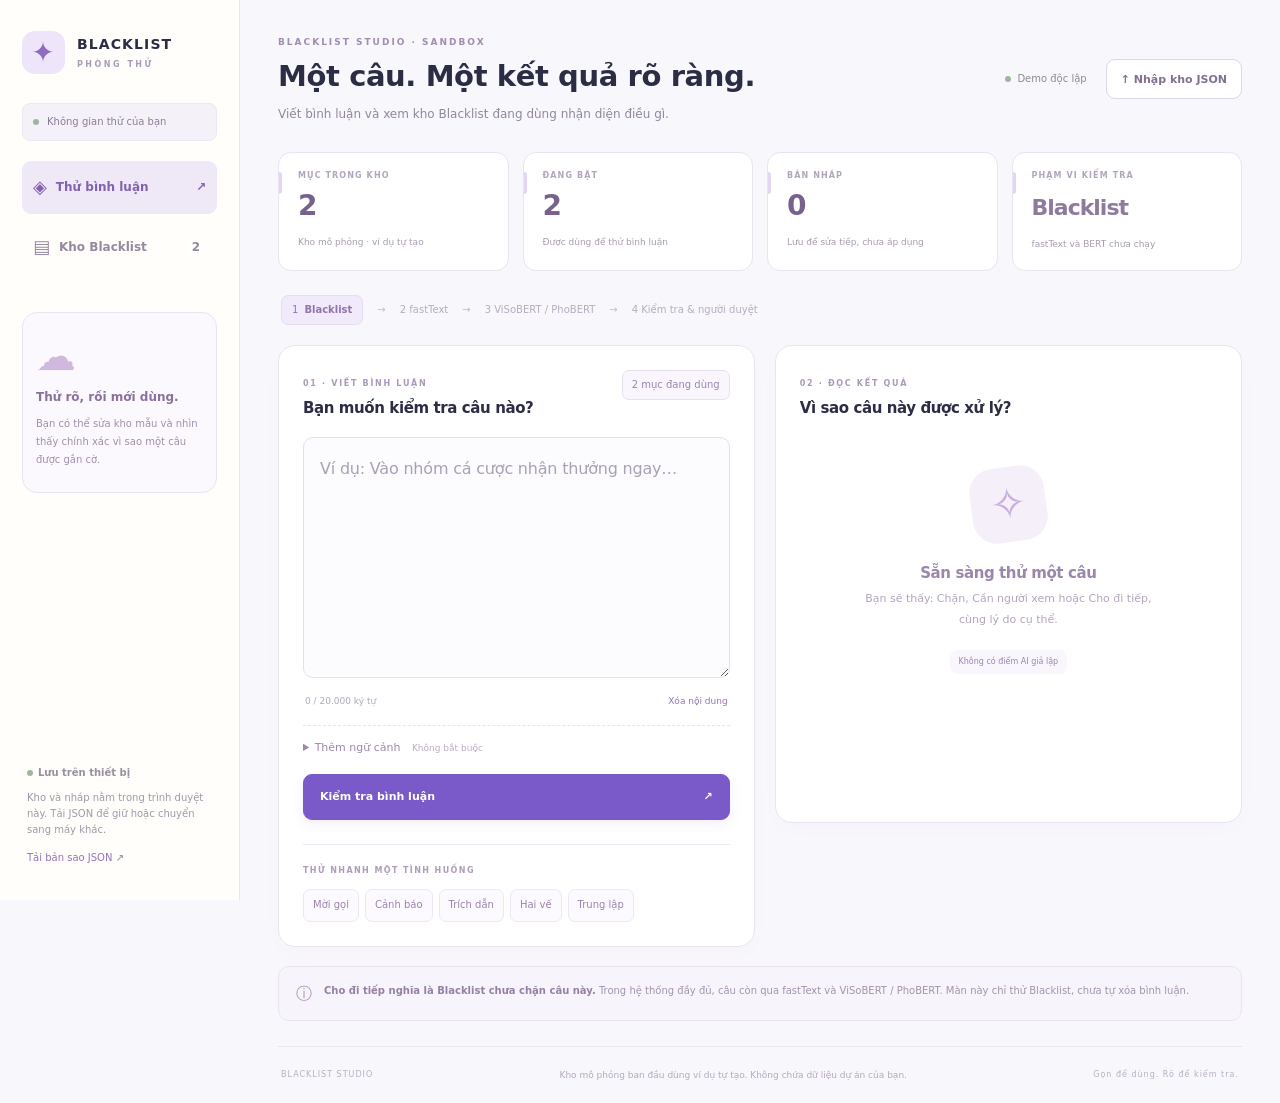
<file: static/sandbox/index.html>
<!doctype html><html lang="vi"><head><meta charset="utf-8"><meta name="viewport" content="width=device-width,initial-scale=1"><meta name="description" content="Phòng thử Blacklist: chọn từ cần bắt, thử các câu ví dụ và xem bình luận nào nên bị chặn."><meta name="color-scheme" content="light"><title>Phòng thử Blacklist</title><link rel="stylesheet" href="style.css"><link rel="stylesheet" href="phrase_marker.css"></head><body>
<div class="app-shell"><aside class="sidebar"><a class="brand" href="#demo"><span class="brand-icon" aria-hidden="true">✦</span><span>BLACKLIST<span class="brand-sub">PHÒNG THỬ</span></span></a><div class="workspace-badge"><i></i> Không gian thử của bạn</div><nav aria-label="Điều hướng"><button id="navDemo" class="nav active" type="button"><span aria-hidden="true">◈</span> Thử bình luận <span class="nav-arrow">↗</span></button><button id="navBank" class="nav" type="button"><span aria-hidden="true">▤</span> Kho Blacklist <span id="bankNavCount" class="nav-count">0</span></button></nav><div class="sidebar-note"><span class="mini-cloud" aria-hidden="true">☁</span><strong>Thử rõ, rồi mới dùng.</strong><p>Bạn có thể sửa kho mẫu và nhìn thấy chính xác vì sao một câu được gắn cờ.</p></div><div class="storage-note"><span class="dot"></span><strong>Lưu trên thiết bị</strong><p>Kho và nháp nằm trong trình duyệt này. Tải JSON để giữ hoặc chuyển sang máy khác.</p><button id="sidebarExport" class="text-button" type="button">Tải bản sao JSON ↗</button></div></aside>
<main><header class="page-header"><div><p class="eyebrow">BLACKLIST STUDIO · SANDBOX</p><h1 id="pageTitle">Một câu. Một kết quả rõ ràng.</h1><p id="pageDescription">Viết bình luận và xem kho Blacklist đang dùng nhận diện điều gì.</p></div><div class="header-actions"><span class="local-pill"><span class="dot"></span> Demo độc lập</span><button id="importOpen" class="button" type="button">↑ Nhập kho JSON</button><input id="importFile" type="file" accept=".json,application/json" hidden></div></header>
<div id="notice" role="status" aria-live="polite" hidden></div><section class="stats" aria-label="Tình trạng kho"><article><span>MỤC TRONG KHO</span><strong id="statTotal">0</strong><small id="originLabel">Kho mô phỏng</small></article><article><span>ĐANG BẬT</span><strong id="statLive">0</strong><small>Được dùng để thử bình luận</small></article><article><span>BẢN NHÁP</span><strong id="statDraft">0</strong><small>Lưu để sửa tiếp, chưa áp dụng</small></article><article class="scope-stat"><span>PHẠM VI KIỂM TRA</span><strong>Blacklist</strong><small>fastText và BERT chưa chạy</small></article></section>
<section id="demoView"><div class="pipeline" aria-label="Luồng kiểm duyệt"><span class="pipeline-current">1 <b>Blacklist</b></span><i>→</i><span>2 fastText</span><i>→</i><span>3 ViSoBERT / PhoBERT</span><i>→</i><span>4 Kiểm tra & người duyệt</span></div><div class="demo-grid"><section class="card compose-card"><div class="card-head"><div><span class="section-step">01 · VIẾT BÌNH LUẬN</span><h2>Bạn muốn kiểm tra câu nào?</h2></div><span class="small-pill" id="liveBadge">Kho đang dùng</span></div><form id="demoForm"><label for="demoText" class="sr-only">Nội dung bình luận</label><textarea id="demoText" rows="7" maxlength="20000" placeholder="Ví dụ: Vào nhóm cá cược nhận thưởng ngay…" required></textarea><div class="input-meta"><span id="demoCount">0 / 20.000 ký tự</span><button id="clearDemo" class="text-button" type="button">Xóa nội dung</button></div><details class="context-details"><summary>Thêm ngữ cảnh <span>Không bắt buộc</span></summary><label for="demoContext">Bình luận cha hoặc thông tin liên quan</label><textarea id="demoContext" rows="2" maxlength="20000" placeholder="Giúp kiểm tra các dấu hiệu cần xét thêm…"></textarea></details><button id="testDemo" class="primary full" type="submit"><span>Kiểm tra bình luận</span><span aria-hidden="true">↗</span></button></form><div class="sample-area"><p>THỬ NHANH MỘT TÌNH HUỐNG</p><div id="quickSamples" class="sample-buttons"></div></div></section><section class="card result-card" aria-labelledby="resultHeading"><div class="card-head"><div><span class="section-step">02 · ĐỌC KẾT QUẢ</span><h2 id="resultHeading">Vì sao câu này được xử lý?</h2></div><span id="resultTiming" class="hint"></span></div><div id="resultEmpty" class="result-empty"><div class="result-orbit" aria-hidden="true">✧</div><h3>Sẵn sàng thử một câu</h3><p>Bạn sẽ thấy: Chặn, Cần người xem hoặc Cho đi tiếp, cùng lý do cụ thể.</p><span class="small-pill">Không có điểm AI giả lập</span></div><div id="resultContent" hidden><div id="decisionPanel" class="decision-panel"><span id="decisionCode"></span><h3 id="decisionTitle"></h3><p id="decisionText"></p></div><p id="resultScope" class="scope-note"></p><div id="matchResults"></div><p id="noMatchDetail" class="hint" hidden></p></div></section></div><div class="explanation-strip"><span aria-hidden="true">ⓘ</span><p><strong>Cho đi tiếp nghĩa là Blacklist chưa chặn câu này.</strong> Trong hệ thống đầy đủ, câu còn qua fastText và ViSoBERT / PhoBERT. Màn này chỉ thử Blacklist, chưa tự xóa bình luận.</p></div></section>
<section id="bankView" hidden>
 <div class="bank-heading"><div><h2>Blacklist là các dấu hiệu để bắt những câu tương tự.</h2><p>Bạn chọn từ cần bắt, thử với vài câu, rồi bật mục đó vào kho.</p></div><div class="bank-actions"><button id="exportBank" class="button" type="button">↓ Tải kho JSON</button><button id="newItem" class="primary" type="button">＋ Tạo mục mới</button></div></div>
 <div class="how-it-works"><div><strong>Ví dụ: cùng nhắc “cá cược”, cách xử lý vẫn khác.</strong><p>Chọn <mark>cá cược</mark> + <mark>vào nhóm</mark>. Không đưa cả câu dài vào danh sách từ cần bắt.</p></div><div class="walkthrough-examples"><p><b class="block-label">Chặn</b> “Vào nhóm cá cược nhận thưởng.”</p><p><b class="review-label">Cần người xem</b> “Đừng tham gia nhóm cá cược.”</p><p><b class="continue-label">Cho đi tiếp</b> “Chúc mọi người một ngày vui vẻ.”</p></div><p class="hint">Câu cảnh báo được giữ cho người xem để tránh chặn nhầm. “Cho đi tiếp” chỉ nói về Blacklist; các tầng sau vẫn kiểm tra tiếp.</p></div>
 <div class="bank-grid"><section class="card bank-list-card"><div class="card-head"><h2>Các mục trong kho</h2><span id="bankListCount" class="small-pill"></span></div><label class="sr-only" for="bankFilter">Lọc trạng thái</label><select id="bankFilter"><option value="all">Tất cả mục</option><option value="live">Đang được dùng</option><option value="draft">Có bản nháp</option><option value="disabled">Đã tắt</option></select><div id="bankList" class="bank-list"></div><div class="seed-actions"><p>Muốn bắt đầu lại với dữ liệu tự tạo?</p><button id="resetSeed" class="text-button" type="button">Khôi phục kho mẫu ↶</button></div></section>
 <section class="card editor-card"><div class="card-head"><div><span class="section-step">TẠO HOẶC SỬA MỤC BLACKLIST</span><h2 id="editorTitle">Tạo mục Blacklist</h2></div><span id="editorVersion" class="small-pill">Bản nháp mới</span></div><p id="publishedNote" class="published-note" hidden></p><p id="editorRestore" class="draft-status" role="status"></p>
 <div class="starter-strip"><div><strong>Chưa biết viết gì?</strong><p>Điền mẫu, chọn màu rồi bấm từ đầu và từ cuối của đoạn: ① cá cược; ② vào nhóm; ③ đừng. Chọn câu đang mời gọi, cảnh báo hay kể lại.</p></div><button id="fillStarter" class="primary" type="button">Điền mẫu cờ bạc</button></div>
 <form id="itemForm">
 <h3 class="workflow-step"><span>1</span> Chọn nhóm và cách chặn</h3><p class="step-help">Dùng cụm ngắn có trong câu. Ví dụ: chủ đề “cá cược”, lời mời “vào nhóm”.</p>
 <div class="two"><label>Đặt tên để dễ tìm lại<input id="itemName" maxlength="200" required placeholder="Ví dụ: Mời vào nhóm cá cược"></label><label>Nhóm vi phạm<select id="itemCategory"></select></label></div>
 <details class="context-details"><summary>Xem / sửa các đoạn đang dùng làm điều kiện</summary><label>Tìm bằng cách nào?<select id="itemType"><option value="combined">Từ về chủ đề + lời mời / hành động</option><option value="phrase">Một cụm từ cụ thể</option><option value="domain">Địa chỉ trang web (tên miền)</option><option value="url">Một đường dẫn cụ thể</option></select></label>
 <div id="combinedFields"><div class="phrase-pickers"><label>Nói về gì?<textarea id="itemTopics" rows="2" placeholder="Mỗi cụm một dòng, ví dụ:&#10;cá cược&#10;cá độ"></textarea><small>Câu đang nói về việc gì?</small></label><label>Rủ làm gì?<textarea id="itemActions" rows="2" placeholder="Mỗi cụm một dòng, ví dụ:&#10;vào nhóm&#10;đăng ký nhận thưởng"></textarea><small>Câu đang rủ rê hay yêu cầu làm gì?</small></label></div><details class="context-details"><summary>Dán câu rồi bôi đen để chọn từ</summary><label>Câu bình luận nguồn<textarea id="selectionSource" rows="2" placeholder="Dán câu, bôi đen cụm ngắn rồi bấm một nút bên dưới…"></textarea></label><div class="selection-actions"><button id="addSelectedTopic" class="button small" type="button">＋ Chọn làm từ về chủ đề</button><button id="addSelectedAction" class="button small" type="button">＋ Chọn làm lời mời / hành động</button></div></details></div>
 <label id="patternField" hidden>Cụm từ hoặc địa chỉ cần tìm<input id="itemPattern" maxlength="2048" placeholder="Cụm từ / example.com / https://…"></label>
 <label class="pm-caution-summary">③ Từ tránh chặn nhầm · lấy từ dấu màu vàng<textarea id="itemCautions" rows="2" placeholder="Đánh dấu chữ trên câu bên dưới, rồi bấm Dùng các đoạn đã chọn."></textarea><small>Chuyển người xem nếu có dấu hiệu liên quan cùng những từ này; không tự cho qua.</small></label></details><div class="rule-summary"><span>MỤC NÀY SẼ TÌM NHƯ SAU</span><p id="ruleSummary"></p></div><h3 class="workflow-step"><span>2</span> Đánh dấu chữ để phân biệt các trường hợp</h3><p class="step-help">Mỗi ô là <strong>một bình luận hoàn chỉnh</strong>. Bạn chỉ cần dán câu và chọn Chặn, Cần người xem hoặc Cho đi tiếp. Đây là đáp án bạn mong muốn để so với kết quả hiện tại. Các câu ví dụ chỉ dùng để thử, không tự học hay tự đổi các từ bạn chọn.</p>
 <div class="examples-heading"><div><h3>Câu dùng để thử</h3><p>Cần ít nhất 1 câu muốn Chặn và 1 câu muốn Cho đi tiếp. Mẫu ở trên đã có sẵn.</p></div><button id="addExample" type="button" class="button small">＋ Thêm câu</button></div><label>Xem câu theo trường hợp<select id="exampleCaseFilter"><option value="all">Tất cả trường hợp</option><option value="invite">Mời gọi / quảng cáo</option><option value="sell">Mua bán / giao dịch</option><option value="attack">Đe dọa / công kích</option><option value="warning">Khuyên tránh / phản đối</option><option value="report">Kể lại / trích lời</option><option value="unclear">Nhiều ý / chưa rõ</option><option value="neutral">Không liên quan</option><option value="unspecified">Chưa phân trường hợp</option></select></label><div id="exampleRows"></div>
 <button id="checkExamples" class="button test-examples-button" type="button">Thử các câu mẫu</button><div id="exampleTestResults" class="example-test-results" hidden></div>
 <p class="hint">Thử vài câu giúp tìm lỗi. Hãy thêm câu từ dữ liệu thật và kiểm tra thêm trước khi dùng để kiểm duyệt thực tế.</p>
 <h3 class="workflow-step"><span>3</span> Lưu rồi bật vào kho</h3>
 <label>Khi bật mục này, bạn muốn hệ thống làm gì?<select id="itemMode"><option value="signal">Chỉ nhắc người duyệt, chưa đề xuất chặn</option><option value="block">Bật chặn khi rõ ràng</option></select></label><p class="step-help">Lưu nháp để sửa tiếp. Bật vào kho để các câu ở màn Thử bình luận bắt đầu dùng mục này.</p>
 <div class="form-actions"><button id="saveDraft" class="primary" type="submit">Lưu nháp</button><button id="publishItem" class="publish-button" type="button">Kiểm tra &amp; bật vào kho</button></div><div class="editor-secondary"><button id="previewItem" class="text-button" type="button">Thử riêng phần đang sửa ↗</button><button id="disableItem" class="text-button danger-text" type="button" hidden>Tạm tắt mục</button></div>
 </form></section></div></section><footer><span>BLACKLIST STUDIO</span><p>Kho mô phỏng ban đầu dùng ví dụ tự tạo. Không chứa dữ liệu dự án của bạn.</p><span>Gọn để dùng. Rõ để kiểm tra.</span></footer></main></div>
<dialog id="previewDialog"><div class="card-head"><div><span class="section-step">THỬ RIÊNG BẢN NHÁP</span><h2 id="previewTitle">Thử phần bạn đang sửa</h2></div><button id="closePreview" class="icon-button" type="button" aria-label="Đóng">×</button></div><p class="hint">Kết quả dùng phần bạn đang sửa. Kho đang bật chưa thay đổi.</p><form id="previewForm"><label>Bình luận thử<textarea id="previewText" rows="4" maxlength="20000" required></textarea></label><button class="primary full" type="submit">Thử câu này</button></form><div id="previewResult"></div></dialog>
<script src="phrase_marker.js"></script><script src="engine.js"></script><script src="app.js"></script></body></html>
</file>
<file: static/sandbox/style.css>
:root{font-family:Inter,ui-sans-serif,system-ui,-apple-system,BlinkMacSystemFont,"Segoe UI",sans-serif;color:#2b2d45;background:#f8f7fb;font-synthesis:none;color-scheme:light;--purple:#795ac8;--purple-dark:#6344af;--purple-soft:#efe9fb;--muted:#8c869c;--line:#e9e4f0;--green:#418268;--amber:#9e792e;--red:#a9566c}*{box-sizing:border-box}body{margin:0;font-size:14px;line-height:1.6}button,input,select,textarea{font:inherit}button,a,input,select,textarea{-webkit-tap-highlight-color:transparent}button,a{touch-action:manipulation}button{cursor:pointer;transition:background .18s,transform .18s,box-shadow .18s}button:disabled{cursor:default;opacity:.55}button:hover:not(:disabled){transform:translateY(-1px)}button:focus-visible,a:focus-visible,input:focus-visible,select:focus-visible,textarea:focus-visible,summary:focus-visible{outline:3px solid #bda7ed;outline-offset:3px}input,select,textarea{width:100%;border:1px solid #ddd6e8;background:#fff;color:#303048;border-radius:10px;padding:11px 13px;min-width:0}input,select{min-height:44px}textarea{resize:vertical;line-height:1.75}textarea::placeholder,input::placeholder{color:#aaa1b6}textarea:focus,input:focus,select:focus{border-color:#b49bdc;outline:none;box-shadow:0 0 0 3px #b49bdc20}label{font-size:12px;font-weight:600;display:block;margin:13px 0;color:#514a63}label input,label textarea,label select{margin-top:6px;font-weight:400}h1,h2,h3,p{margin-top:0}h1,h2,h3{line-height:1.35;letter-spacing:-.4px}h1{font-size:29px;font-weight:650;margin-bottom:8px}h2{font-size:17px;font-weight:650;margin-bottom:7px}h3{font-size:15px;font-weight:650;margin-bottom:6px}p{color:#7d758d}a{color:inherit;text-decoration:none}.app-shell{display:flex;min-height:100vh}.sidebar{width:240px;flex:0 0 240px;position:fixed;inset:0 auto 0 0;border-right:1px solid var(--line);background:#fffefa;padding:31px 22px;display:flex;flex-direction:column;z-index:20}.brand{display:flex;align-items:center;gap:12px;font-weight:750;letter-spacing:1.1px;font-size:14px;line-height:1.2}.brand-icon{display:grid;place-items:center;width:43px;height:43px;border-radius:13px;background:#eee5fa;color:#8e6cc1;font-size:28px}.brand-sub{display:block;font-size:8px;font-weight:550;letter-spacing:2.5px;color:#aa9cb8;margin-top:7px}.workspace-badge{display:flex;align-items:center;gap:8px;font-size:10px;background:#f5f1f8;color:#8b7b9a;border:1px solid #eee7f3;border-radius:8px;padding:10px;margin:29px 0 20px}.workspace-badge i,.dot{width:6px;height:6px;border-radius:50%;background:#9bb89a;display:inline-block;flex-shrink:0}.sidebar nav{display:grid;gap:7px}.nav{border:0;width:100%;display:flex;align-items:center;gap:9px;text-align:left;border-radius:9px;padding:12px 11px;color:#95899f;background:none;font-size:12px;font-weight:550}.nav>span:first-child{font-size:18px}.nav.active{background:#eee8f7;color:#8261ae}.nav-arrow,.nav-count{margin-left:auto;font-size:12px!important}.nav-count{padding:0 5px;border-radius:5px;background:#fff9;min-width:20px;text-align:center}.sidebar-note{padding:23px 13px;border:1px solid #ece3f2;background:#fcf9fe;border-radius:15px;margin-top:38px}.mini-cloud{font-size:40px;line-height:1;display:block;color:#d0b9df;margin-bottom:12px;animation:breathe 7s ease-in-out infinite}.sidebar-note strong{font-size:12px;color:#8a719d;display:block;margin-bottom:8px}.sidebar-note p{font-size:10px;line-height:1.8;color:#a08eac;margin:0}.storage-note{margin-top:auto;padding:28px 5px 0;font-size:10px;color:#99909f}.storage-note strong{margin-left:5px;font-size:10px;font-weight:600}.storage-note p{font-size:10px;margin:9px 0;color:#a198a8}.storage-note .text-button{font-size:10px}main{margin-left:240px;padding:35px 38px 20px;width:calc(100% - 240px);max-width:1700px}.page-header{display:flex;align-items:center;justify-content:space-between;gap:18px;margin-bottom:28px}.page-header>div:first-child>p:last-child{font-size:12px;color:#91879d;margin:0}.eyebrow{font-size:9px;font-weight:750;letter-spacing:2px;color:#a08db0;margin:0 0 8px}.header-actions{display:flex;align-items:center;gap:10px;flex-wrap:wrap;justify-content:flex-end}.local-pill,.small-pill{display:inline-flex;align-items:center;gap:6px;font-size:10px;padding:6px 9px;border:1px solid #e8dfef;border-radius:7px;color:#9c84ad;background:#faf6fe;white-space:nowrap}.local-pill{border:0;background:none;color:#8b8c8b}.button,.primary,.publish-button,.icon-button{display:inline-flex;align-items:center;justify-content:center;gap:8px;border:1px solid #ded6e9;border-radius:9px;min-height:40px;padding:9px 14px;font-weight:600;font-size:11px;background:#fff;color:#81708f}.button:hover{background:#f6f1fc}.primary{background:var(--purple);border-color:var(--purple);color:#fff;box-shadow:0 4px 12px #795ac81a}.primary:hover{background:var(--purple-dark);box-shadow:0 5px 16px #795ac82a}.primary.full{justify-content:space-between;padding:13px 16px;min-height:46px}.full{width:100%}.small{min-height:32px;padding:6px 10px;font-size:10px}.text-button{font-size:11px;font-weight:500;color:#9373b5;background:none;border:0;padding:3px 0}.danger-text{color:#ad697b}.icon-button{min-height:35px;width:35px;padding:0;font-size:21px}.stats{display:grid;grid-template-columns:repeat(4,minmax(0,1fr));gap:14px;margin-bottom:24px}.stats article{border:1px solid var(--line);background:#fff;border-radius:13px;padding:17px 19px;position:relative;min-height:117px}.stats article:before{content:'';position:absolute;width:3px;height:22px;background:#e1d6f3;top:19px;left:0;border-radius:0 3px 3px 0}.stats span{display:block;letter-spacing:1.1px;font-size:8px;font-weight:700;color:#b1a5bc}.stats strong{display:block;font-size:28px;line-height:1.5;font-weight:650;color:#78618d;letter-spacing:-1px;margin:2px 0}.stats small{font-size:9px;color:#a69bae}.stats .scope-stat strong{font-size:22px;margin:8px 0 7px;color:#8e7a9f}.pipeline{display:flex;align-items:center;gap:14px;padding:0 3px;margin:2px 0 20px;font-size:10px;color:#b6adbf;flex-wrap:wrap}.pipeline span{display:flex;align-items:center;gap:6px}.pipeline-current{color:#9174ad;background:#f0eafa;border:1px solid #e6dcf3;padding:6px 10px;border-radius:7px}.pipeline-current b{font-weight:600}.pipeline i{font-style:normal;color:#c2b8cb}.demo-grid{display:grid;grid-template-columns:minmax(0,1.02fr) minmax(0,1fr);gap:20px;align-items:start}.card{background:#fff;border:1px solid var(--line);border-radius:17px;padding:24px;box-shadow:0 6px 22px #62516d04;min-width:0}.card-head{display:flex;justify-content:space-between;align-items:flex-start;gap:12px;margin-bottom:18px}.card-head h2{font-size:15px;margin:6px 0 0}.section-step{font-size:8px;font-weight:750;letter-spacing:1.7px;color:#ab98bb}.compose-card textarea#demoText{background:#fcfbfe;border-color:#e6deef;font-size:16px;min-height:180px;line-height:1.85;padding:16px;letter-spacing:-.2px}.input-meta{display:flex;justify-content:space-between;gap:8px;align-items:center;margin:7px 2px 10px;color:#b1a6bb;font-size:9px}.input-meta button{font-size:9px}.context-details{margin:14px 0 17px;border-top:1px dashed #e9e1f0;padding-top:13px}.context-details>summary{cursor:pointer;list-style-position:inside;font-size:11px;color:#9c87ae}.context-details>summary span{font-size:9px;color:#baaac6;margin-left:8px}.context-details[open]>summary{margin-bottom:14px}.context-details label{font-size:11px}.sample-area{margin-top:24px;padding-top:20px;border-top:1px solid #eee8f3}.sample-area>p{font-size:8px;letter-spacing:1.4px;color:#ae9cbb;font-weight:700;margin-bottom:11px}.sample-buttons{display:flex;gap:6px;flex-wrap:wrap}.sample-buttons button{border:1px solid #eee6f4;border-radius:7px;background:#fcfaff;font-size:10px;color:#9b82ac;padding:7px 9px;min-height:33px}.sample-buttons button:hover{background:#f0e7fa}.result-card{min-height:478px}.result-empty{text-align:center;max-width:300px;margin:48px auto 28px}.result-orbit{display:grid;place-items:center;width:75px;height:75px;border-radius:24px;background:#f5effa;color:#c8aedb;font-size:44px;margin:0 auto 21px;transform:rotate(-8deg)}.result-empty h3{font-size:15px;color:#9b86ac}.result-empty p{font-size:11px;color:#b3a4bf;line-height:1.9}.result-empty .small-pill{font-size:8px;border:0;margin-top:8px}.decision-panel{padding:18px 18px 15px;border:1px solid #e9ddf3;background:#fbf7fe;border-radius:12px;margin-bottom:13px}.decision-panel>span{font-size:8px;font-weight:750;letter-spacing:1.3px;display:block;margin-bottom:6px;color:#a080b5}.decision-panel h3{font-size:19px;color:#8a65a2;margin-bottom:8px}.decision-panel p{font-size:11px;line-height:1.85;color:#a18aae;margin:0}.decision-panel.block{background:#fff5f7;border-color:#f0dce3}.decision-panel.block>span,.decision-panel.block h3{color:#b16d84}.decision-panel.block p{color:#ad8794}.decision-panel.review{background:#fffaf0;border-color:#eee3c7}.decision-panel.review>span,.decision-panel.review h3{color:#ab8743}.decision-panel.review p{color:#ad9973}.decision-panel.no-match{background:#f5f8f7;border-color:#dfebe4}.decision-panel.no-match>span,.decision-panel.no-match h3{color:#749382}.decision-panel.no-match p{color:#8fa297}.scope-note{font-size:10px;color:#aa9bb5;line-height:1.8;margin:0 2px 18px}.match-card{border-top:1px solid #eee6f3;padding-top:15px;margin-top:15px}.match-card .match-head{display:flex;justify-content:space-between;gap:8px;align-items:start;margin-bottom:10px}.match-card h4{font-size:12px;font-weight:650;margin:0;color:#887194;line-height:1.5}.match-card .tag{font-size:8px;white-space:nowrap;color:#a28bb3;background:#f6f0fc;padding:3px 6px;border-radius:5px}.evidence-quote{background:#faf8fd;padding:11px 12px;font-size:12px;line-height:1.9;border-radius:9px;border-left:2px solid #ddcbed;white-space:pre-wrap;overflow-wrap:anywhere;color:#7d6c8b}.evidence-quote mark{border-radius:3px;padding:1px 0;background:#e9dbfb;color:#77569b}.evidence-quote mark.context{background:#f7e8c8;color:#9d7f44}.evidence-quote mark.action{background:#dfeee7;color:#527a69}.match-card ul{padding-left:17px;font-size:10px;line-height:1.9;color:#a18eae;margin-bottom:5px}.explanation-strip{display:flex;align-items:flex-start;gap:12px;margin:19px 0 25px;padding:14px 17px;border:1px solid #eae4f0;background:#f7f4fb;border-radius:11px}.explanation-strip>span{font-size:16px;color:#aa91ba}.explanation-strip p{font-size:10px;line-height:1.9;color:#a293af;margin:0}.explanation-strip strong{font-weight:600;color:#9680a5}.bank-heading{display:flex;justify-content:space-between;align-items:center;gap:20px;margin:6px 0 20px}.bank-heading h2{font-size:18px;margin-bottom:7px;color:#7e6590}.bank-heading p{font-size:11px;margin-bottom:0;color:#a294ad}.bank-actions{display:flex;gap:8px;flex-wrap:wrap}.bank-grid{display:grid;grid-template-columns:minmax(230px,.65fr) minmax(0,1.6fr);gap:20px;align-items:start}.bank-list-card{padding:18px;position:sticky;top:20px}.bank-list-card .card-head{align-items:center}.bank-list-card .card-head h2{margin:0;font-size:13px}.bank-list-card select{font-size:11px;margin-bottom:12px;min-height:36px;padding:7px 9px}.bank-list{display:grid;gap:7px;max-height:550px;overflow:auto}.bank-item{display:block;width:100%;text-align:left;border:1px solid #eee7f5;border-radius:10px;background:#fff;padding:12px}.bank-item.active{background:#f8f2ff;border-color:#d8c3ed}.bank-item strong{font-size:11px;color:#887195;display:block;line-height:1.6}.bank-item small{display:block;font-size:9px;line-height:1.8;color:#ad9bb8;margin-top:4px}.bank-item .item-status{font-size:8px;letter-spacing:.3px;color:#9e8aaf;margin-bottom:4px}.seed-actions{padding:17px 0 0;margin-top:15px;border-top:1px solid #eee7f5}.seed-actions p{font-size:9px;line-height:1.8;margin-bottom:5px;color:#b1a0bd}.seed-actions button{font-size:10px}.two,.phrase-pickers{display:grid;grid-template-columns:1fr 1fr;gap:13px}.two label{margin-top:0}.phrase-pickers textarea{min-height:80px;font-size:12px}.rule-summary{margin:20px 0;border:1px solid #dfd4ec;background:#f8f4fc;padding:13px 15px;border-radius:10px}.rule-summary>span{font-size:8px;letter-spacing:1.4px;color:#ae98bf;font-weight:750}.rule-summary p{margin:6px 0 0;font-size:12px;line-height:1.8;color:#967ba9}.examples-heading{display:flex;justify-content:space-between;align-items:center;gap:13px;margin-top:25px}.examples-heading h3{font-size:13px;color:#8e759f;margin-bottom:4px}.examples-heading p{font-size:10px;color:#ad9cba;margin-bottom:12px}.example-row{display:grid;grid-template-columns:minmax(0,1fr) 143px 28px;gap:8px;margin:8px 0;align-items:start}.example-row textarea{font-size:11px;line-height:1.8;min-height:62px;padding:9px 10px}.example-row select{font-size:10px;min-height:38px;padding:8px}.example-row button{border:0;background:#fbf8fd;color:#b8a4c5;font-size:20px;height:31px;border-radius:7px}.hint{font-size:10px;color:#a99ab4;line-height:1.8}.form-actions{display:flex;gap:8px;flex-wrap:wrap;margin-top:21px}.publish-button{background:#f0f6ed;color:#7f9a72;border-color:#dce7d5}.publish-button:hover{background:#e6f0df}.editor-secondary{display:flex;justify-content:space-between;gap:10px;margin-top:14px;flex-wrap:wrap}.published-note{font-size:10px;line-height:1.8;background:#f1f7ee;color:#8ca181;padding:11px 13px;border:1px solid #e0ead9;border-radius:9px;margin-bottom:15px}.draft-status{font-size:9px;color:#a598af;min-height:15px;margin-bottom:12px}.example-test-results{background:#fcfaff;border:1px solid #e9e0f2;border-radius:10px;padding:13px;margin-top:18px;font-size:11px}.example-test-results p{font-size:10px;color:#9a85ab;line-height:1.8;margin:7px 0}.example-test-results .failed{color:#ad7487}.example-test-results strong{font-size:11px;color:#8a719c}.selection-actions{display:flex;gap:8px}footer{display:flex;justify-content:space-between;align-items:center;gap:15px;flex-wrap:wrap;font-size:8px;letter-spacing:1px;color:#b9afc2;border-top:1px solid #eae4f0;padding:21px 3px 0;margin-top:25px}footer p{margin:0;font-size:9px;letter-spacing:0;color:#b4a9bd}dialog{width:min(600px,calc(100vw - 30px));border:1px solid #e4d8ed;border-radius:18px;padding:25px;color:inherit;box-shadow:0 20px 100px #3b254522;max-height:90vh;overflow:auto}dialog::backdrop{background:#38274855;backdrop-filter:blur(5px)}dialog .card-head h2{font-size:17px}#previewResult{margin-top:20px}#notice{position:fixed;top:18px;right:25px;z-index:100;max-width:min(480px,calc(100vw - 30px));border:1px solid #dce8d8;background:#f4faef;color:#819a74;border-radius:11px;box-shadow:0 8px 28px #38274312;padding:12px 16px;font-size:11px;line-height:1.8}#notice.error{border-color:#edd7e0;background:#fff4f7;color:#b4798e}[hidden]{display:none!important}.sr-only{position:absolute;width:1px;height:1px;padding:0;margin:-1px;overflow:hidden;clip:rect(0,0,0,0);white-space:nowrap;border:0}@keyframes breathe{50%{transform:translateY(-4px)}}
@media(max-width:1240px){.sidebar{width:210px;flex-basis:210px;padding:27px 18px}main{margin-left:210px;width:calc(100% - 210px);padding:30px 25px}.header-actions{max-width:210px}.local-pill{font-size:9px}.card{padding:20px}.demo-grid{gap:15px}.stats{gap:10px}.stats article{padding:15px}.stats small{font-size:8px}.bank-grid{grid-template-columns:minmax(210px,.7fr) minmax(0,1.5fr)}.card-head h2{font-size:14px}.small-pill{font-size:8px}.example-row{grid-template-columns:minmax(0,1fr) 125px 24px}}
@media(max-width:980px){.demo-grid{grid-template-columns:1fr}.result-card{min-height:360px}.result-empty{margin:25px auto}.stats{grid-template-columns:1fr 1fr}.stats article{min-height:98px}.stats strong{font-size:24px}.stats .scope-stat strong{font-size:21px;margin:2px 0}.stats small{font-size:9px}.page-header{align-items:flex-start}h1{font-size:25px}.pipeline{gap:9px;font-size:9px}.bank-grid{grid-template-columns:1fr}.bank-list-card{position:static}.bank-list{grid-template-columns:1fr 1fr;max-height:240px}.bank-heading{align-items:flex-start}.bank-heading h2{font-size:16px}.bank-heading p{font-size:10px}.bank-actions{flex-shrink:0;max-width:140px}.bank-actions button{width:100%;font-size:10px}.editor-card{padding:22px}.result-card .card-head{margin-bottom:15px}}
@media(max-width:700px){.app-shell{display:block}.sidebar{position:static;width:100%;padding:16px 20px;border-right:0;border-bottom:1px solid var(--line);display:grid;grid-template-columns:1fr auto;align-items:center;gap:14px}.brand{font-size:12px;gap:8px}.brand-icon{height:34px;width:34px;font-size:23px;border-radius:10px}.brand-sub{font-size:7px;letter-spacing:2px;margin-top:5px}.workspace-badge,.sidebar-note,.storage-note{display:none}.sidebar nav{display:flex;gap:5px}.nav{font-size:10px;padding:8px}.nav>span:first-child{font-size:15px}.nav-arrow,.nav-count{display:none}main{margin:0;width:100%;padding:24px 18px}.page-header{display:block;margin-bottom:20px}.page-header>div:first-child>p:last-child{font-size:11px;line-height:1.8}h1{font-size:25px}.eyebrow{font-size:8px}.header-actions{max-width:none;justify-content:flex-start;margin-top:14px;gap:8px}.local-pill{padding:0;font-size:9px}.header-actions .button{min-height:34px;padding:6px 10px;font-size:10px;margin-left:auto}.stats{gap:9px;margin-bottom:18px}.stats article{padding:13px;min-height:99px;border-radius:12px}.stats span{font-size:7px;letter-spacing:.8px}.stats strong{font-size:24px;margin:4px 0}.stats small{font-size:8px}.stats .scope-stat strong{font-size:20px;margin:8px 0}.pipeline{gap:7px;font-size:8px;line-height:1.8}.pipeline span{gap:3px}.pipeline-current{padding:4px 7px}.card{padding:19px;border-radius:14px}.card-head{gap:8px;margin-bottom:15px}.card-head h2{font-size:14px;max-width:230px}.section-step{font-size:7px;letter-spacing:1.4px}.compose-card textarea#demoText{font-size:16px;min-height:170px;padding:13px}.result-empty{margin:24px auto;max-width:270px}.result-empty p{font-size:11px}.result-card{min-height:350px}.sample-buttons button{font-size:10px;padding:7px 8px}.scope-note{font-size:10px}.decision-panel h3{font-size:18px}.decision-panel p{font-size:11px}.evidence-quote{font-size:12px}.match-card ul{font-size:10px}.explanation-strip{padding:13px;gap:8px}.explanation-strip p{font-size:10px}.bank-heading{display:block}.bank-actions{max-width:none;margin-top:14px}.bank-actions button{width:auto;font-size:10px}.bank-list{grid-template-columns:1fr}.bank-list-card{padding:17px}.two,.phrase-pickers{grid-template-columns:1fr;gap:0}.two label{margin-top:10px}.example-row{grid-template-columns:minmax(0,1fr) 110px 24px;gap:5px}.example-row textarea{font-size:11px}.example-row select{font-size:9px;padding:7px 4px}.form-actions .primary{flex:1}.publish-button{width:100%;min-height:42px}.editor-secondary{font-size:10px}.examples-heading{align-items:start}.examples-heading p{font-size:10px;line-height:1.8}.rule-summary p{font-size:11px}.selection-actions{gap:5px}.selection-actions button{font-size:10px;flex:1}.bank-heading h2{font-size:17px}footer{padding-top:17px;gap:7px;font-size:7px}footer p{font-size:8px;width:100%;order:3}.context-details>summary span{font-size:8px}dialog{padding:21px}.small-pill{white-space:normal;text-align:center;font-size:8px}#notice{right:15px;top:12px;font-size:10px}}
@media(prefers-reduced-motion:reduce){*,*:before,*:after{animation:none!important;transition:none!important;scroll-behavior:auto!important}}
/* Guided wording and example cards keep the task readable at every width. */
.how-it-works{padding:20px 23px;margin-bottom:22px;background:#fff;border:1px solid #ded4ed;border-radius:15px}.how-it-works strong{font-size:15px;color:#5e4975}.how-it-works p{font-size:12px;line-height:1.8;margin:6px 0;color:#756481}.how-it-works mark{background:#eee4fa;color:#71518d;padding:1px 5px;border-radius:4px}.walkthrough-examples{display:grid;gap:6px;margin:13px 0}.walkthrough-examples p{margin:0}.walkthrough-examples b{display:inline-block;min-width:115px;font-size:11px}.block-label{color:#ad4c68}.review-label{color:#9a722a}.continue-label{color:#4c8063}.how-it-works .hint{margin-top:12px;font-size:10px}.starter-strip{display:flex;align-items:center;justify-content:space-between;gap:16px;padding:15px 17px;border:1px solid #d9c7ed;background:#f6f0ff;border-radius:12px;margin:15px 0 24px}.starter-strip strong{color:#6c4e89;font-size:13px}.starter-strip p{font-size:11px;margin:3px 0 0;color:#877198}.starter-strip button{white-space:nowrap}.workflow-step{display:flex;align-items:center;gap:9px;margin:26px 0 7px;font-size:15px;color:#654b80}.workflow-step>span{display:inline-grid;place-items:center;width:26px;height:26px;border-radius:9px;background:#ece2f8;color:#78549c;font-size:13px}.step-help{font-size:12px;line-height:1.85;color:#877494;margin:5px 0 15px}.phrase-pickers label small{display:block;font-size:10px;color:#9d8aa9;font-weight:400;margin-top:4px}.example-row{display:grid;grid-template-columns:minmax(0,1fr) minmax(170px,.7fr);gap:3px 16px;padding:15px;margin:12px 0;background:#fcfaff;border:1px solid #e5dcee;border-radius:12px;align-items:center}.example-row label{font-size:11px;color:#775c8f;line-height:1.65;margin:0}.example-row textarea{font-size:13px;min-height:90px;background:#fff}.example-row select{font-size:12px;background:#fff;min-height:44px;padding:9px}.example-row button{grid-column:1/-1;justify-self:end;font-size:10px;height:auto;min-height:28px;padding:3px 8px;color:#a37b91}.example-row button:hover{background:#f7edf3}.test-examples-button{width:100%;font-size:12px;min-height:44px;margin-top:8px;color:#785197;border-color:#d8c5e7;background:#f9f5ff}.example-result{padding:12px 0;border-top:1px solid #e9def1;margin-top:12px}.example-result p{font-size:12px;line-height:1.8;margin:5px 0}.example-result .example-result-quote{color:#5e496c;white-space:pre-wrap;overflow-wrap:anywhere}.example-result .example-answer{font-weight:600;color:#64836c}.example-result.failed .example-answer{color:#ad657d}.example-result .example-advice{font-size:11px;color:#96809f}.example-test-results>p.hint{font-size:10px}.example-test-results h3{font-size:13px;color:#77548c;margin-bottom:8px}
@media(max-width:700px){.how-it-works{padding:17px}.how-it-works strong{font-size:14px}.walkthrough-examples b{display:block;min-width:0}.starter-strip{align-items:stretch;flex-direction:column;gap:11px}.starter-strip button{width:100%}.example-row{grid-template-columns:1fr;padding:13px;gap:11px}.example-row textarea{font-size:14px;min-height:80px}.example-row select{font-size:13px}.example-row button{grid-column:auto}.workflow-step{font-size:14px}.step-help{font-size:12px}}
</file>
<file: static/sandbox/phrase_marker.css>
.phrase-marker{background:#faf9ff;border:1px solid #ddd7f0;border-radius:14px;padding:16px;margin:12px 0}.phrase-marker label{display:block;color:#34284f;font-size:13px}.pm-tools{display:flex;gap:7px;flex-wrap:wrap;margin:12px 0}.pm-tools button{font-size:12px;min-height:38px;padding:8px 11px}.pm-role[aria-pressed=true]{outline:2px solid #6e53b9;outline-offset:2px}.pm-topic{background:#e8e2ff!important;color:#413080!important}.pm-action{background:#ffe5dc!important;color:#853916!important}.pm-caution{background:#fff0b8!important;color:#655000!important}.pm-sentence{white-space:pre-wrap;overflow-wrap:anywhere;background:white;border:1px solid #e1daed;border-radius:10px;padding:14px;font-size:18px;line-height:2.3;max-height:290px;overflow:auto}.pm-word{display:inline!important;font:inherit!important;color:inherit;border:0!important;border-radius:4px!important;background:transparent;padding:2px!important;min-height:0!important;margin:0!important;box-shadow:none!important;vertical-align:baseline}.pm-word:hover{outline:1px solid #9986bc}.pm-word.pm-anchor{outline:2px dashed #684aaa;background:#eae3f9}.pm-word.pm-topic{background:#e8e2ff}.pm-word.pm-action{background:#ffe5dc}.pm-word.pm-caution{background:#fff0b8}.pm-chosen{display:flex;gap:6px;flex-wrap:wrap;margin:12px 0}.pm-chip{display:inline-flex;align-items:center;gap:6px;padding:4px 8px;border-radius:7px;font-size:12px;max-width:100%;overflow-wrap:anywhere}.pm-chip button{border:0;background:transparent;padding:3px;min-height:24px}.pm-apply{font-size:12px}.pm-hint,.pm-explain,.pm-feedback{font-size:12px;line-height:1.65;color:#625570;margin:8px 0}.pm-feedback{color:#4f397a}.pm-explain{border-top:1px solid #e1daed;padding-top:10px}.pm-cancel{font-size:11px!important}.pm-word:disabled{opacity:1!important;cursor:default}.pm-caution-summary{padding:10px;border-left:3px solid #cba53c;background:#fff9e1;font-size:12px;line-height:1.7}@media(max-width:600px){.pm-tools button{flex:1 1 100%;text-align:left}.pm-sentence{font-size:17px}.phrase-marker{padding:12px}}
</file>
